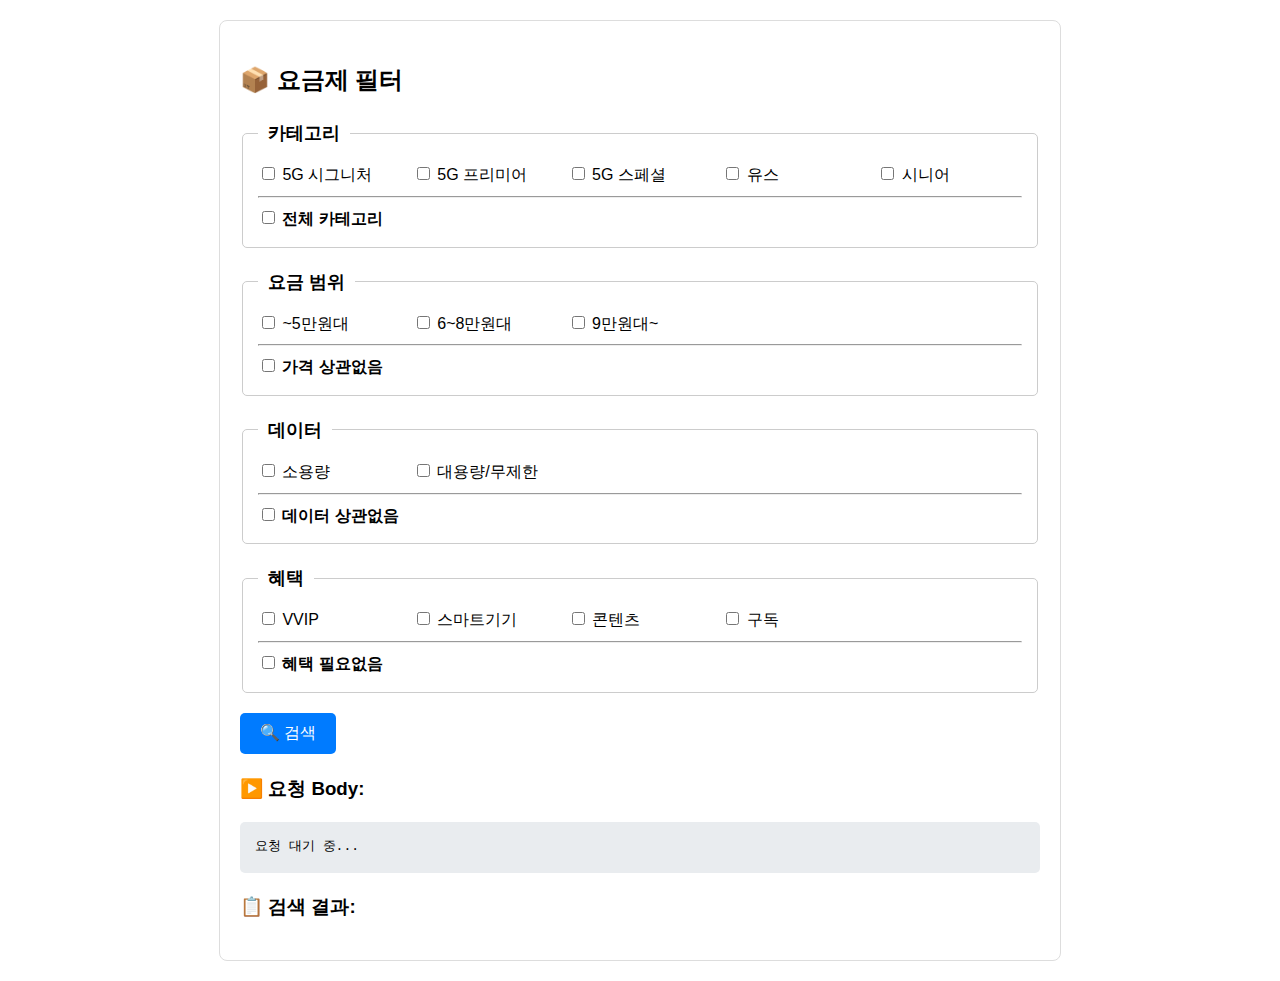
<file: src/main/resources/static/filter-test.html>
<!DOCTYPE html>
<html lang="ko">
<head>
    <meta charset="UTF-8">
    <title>요금제 필터 테스트</title>
    <script src="https://code.jquery.com/jquery-3.6.0.min.js"></script>
    <style>
        body { font-family: -apple-system, BlinkMacSystemFont, "Segoe UI", Roboto, "Helvetica Neue", Arial, sans-serif; line-height: 1.6; }
        .container { max-width: 800px; margin: 20px auto; padding: 20px; border: 1px solid #ddd; border-radius: 8px; }
        fieldset { border: 1px solid #ccc; border-radius: 5px; margin-bottom: 20px; padding: 15px; }
        legend { font-weight: bold; font-size: 1.1em; padding: 0 10px; }
        label { margin-right: 15px; display: inline-block; cursor: pointer; }
        .grid-container { display: grid; grid-template-columns: repeat(auto-fill, minmax(120px, 1fr)); gap: 10px; }
        button { font-size: 1em; padding: 10px 20px; cursor: pointer; background-color: #007bff; color: white; border: none; border-radius: 5px; }
        button:hover { background-color: #0056b3; }
        #results-container { margin-top: 20px; }
        #resultList { list-style-type: none; padding-left: 0; }
        #resultList li { background-color: #f8f9fa; border: 1px solid #dee2e6; margin-top: -1px; padding: 12px; }
        pre { background-color: #e9ecef; padding: 15px; border-radius: 5px; white-space: pre-wrap; word-wrap: break-word; }
    </style>
</head>
<body>

<div class="container">
    <h2>📦 요금제 필터</h2>
    <form id="filterForm">
        <fieldset>
            <legend>카테고리</legend>
            <div class="grid-container">
                <label><input type="checkbox" name="category" value="1"> 5G 시그니처</label>
                <label><input type="checkbox" name="category" value="2"> 5G 프리미어</label>
                <label><input type="checkbox" name="category" value="3"> 5G 스페셜</label>
                <label><input type="checkbox" name="category" value="4"> 유스</label>
                <label><input type="checkbox" name="category" value="5"> 시니어</label>
            </div>
            <hr>
            <label><input type="checkbox" id="allCategories"> <strong>전체 카테고리</strong></label>
        </fieldset>

        <fieldset>
            <legend>요금 범위</legend>
            <div class="grid-container">
                <label><input type="checkbox" name="price" value="~5"> ~5만원대</label>
                <label><input type="checkbox" name="price" value="6~8"> 6~8만원대</label>
                <label><input type="checkbox" name="price" value="9~"> 9만원대~</label>
            </div>
            <hr>
            <label><input type="checkbox" id="anyPrice"> <strong>가격 상관없음</strong></label>
        </fieldset>

        <fieldset>
            <legend>데이터</legend>
            <div class="grid-container">
                <label><input type="checkbox" name="data" value="small"> 소용량</label>
                <label><input type="checkbox" name="data" value="large"> 대용량/무제한</label>
            </div>
            <hr>
            <label><input type="checkbox" id="anyData"> <strong>데이터 상관없음</strong></label>
        </fieldset>

        <fieldset>
            <legend>혜택</legend>
            <div class="grid-container">
                <label><input type="checkbox" name="benefit" value="3"> VVIP</label>
                <label><input type="checkbox" name="benefit" value="6"> 스마트기기</label>
                <label><input type="checkbox" name="benefit" value="7"> 콘텐츠</label>
                <label><input type="checkbox" name="benefit" value="8"> 구독</label>
            </div>
            <hr>
            <label><input type="checkbox" id="noBenefits"> <strong>혜택 필요없음</strong></label>
        </fieldset>

        <button type="button" onclick="submitFilter()">🔍 검색</button>
    </form>

    <div id="results-container">
        <h3>▶️ 요청 Body:</h3>
        <pre id="requestBodyPreview">요청 대기 중...</pre>
        <h3>📋 검색 결과:</h3>
        <ul id="resultList"></ul>
    </div>
</div>

<script>
    // '전체' 또는 '상관없음' 선택 시 다른 옵션 제어
    $(document).ready(function() {
        $('#allCategories').change(function() {
            $('input[name="category"]').prop('disabled', this.checked);
        });
        $('#anyPrice').change(function() {
            $('input[name="price"]').prop('disabled', this.checked);
        });
        $('#anyData').change(function() {
            $('input[name="data"]').prop('disabled', this.checked);
        });
        $('#noBenefits').change(function() {
            $('input[name="benefit"]').prop('disabled', this.checked);
        });
    });

    function submitFilter() {
        const requestBody = {
            categoryIds: [],
            allCategoriesSelected: $('#allCategories').is(':checked'),
            priceRanges: [],
            anyPriceSelected: $('#anyPrice').is(':checked'),
            dataOptions: [],
            anyDataSelected: $('#anyData').is(':checked'),
            benefitIds: [],
            noBenefitsSelected: $('#noBenefits').is(':checked')
        };

        // 카테고리 ID 수집
        if (!requestBody.allCategoriesSelected) {
            $('input[name="category"]:checked').each(function() {
                requestBody.categoryIds.push(parseInt($(this).val()));
            });
        }

        // 가격 범위 수집
        if (!requestBody.anyPriceSelected) {
            $('input[name="price"]:checked').each(function() {
                requestBody.priceRanges.push($(this).val());
            });
        }

        // 데이터 옵션 수집
        if (!requestBody.anyDataSelected) {
            $('input[name="data"]:checked').each(function() {
                requestBody.dataOptions.push($(this).val());
            });
        }

        // 혜택 ID 수집
        if (!requestBody.noBenefitsSelected) {
            $('input[name="benefit"]:checked').each(function() {
                requestBody.benefitIds.push(parseInt($(this).val()));
            });
        }

        // 요청 Body를 화면에 표시
        $('#requestBodyPreview').text(JSON.stringify(requestBody, null, 2));

        // AJAX 요청
        $.ajax({
            url: 'http://localhost:8084/plan/filter',
            type: 'POST',
            contentType: 'application/json',
            data: JSON.stringify(requestBody),
            success: function(response) {
                const resultList = $('#resultList');
                resultList.empty();
                if (!response || response.length === 0) {
                    resultList.append('<li>조건에 맞는 요금제가 없습니다.</li>');
                    return;
                }
                response.forEach(plan => {
                    const fee = plan.monthlyFee ? plan.monthlyFee.toLocaleString() : 'N/A';
                    const category = plan.categoryName ? ` (${plan.categoryName})` : '';
                    resultList.append(`<li>${plan.planName}${category} - ${fee}원</li>`);
                });
            },
            error: function(xhr) {
                const resultList = $('#resultList');
                resultList.empty();
                resultList.append(`<li>오류가 발생했습니다: ${xhr.status} ${xhr.statusText}</li>`);
                console.error("Error:", xhr.responseText);
            }
        });
    }
</script>

</body>
</html>
</file>
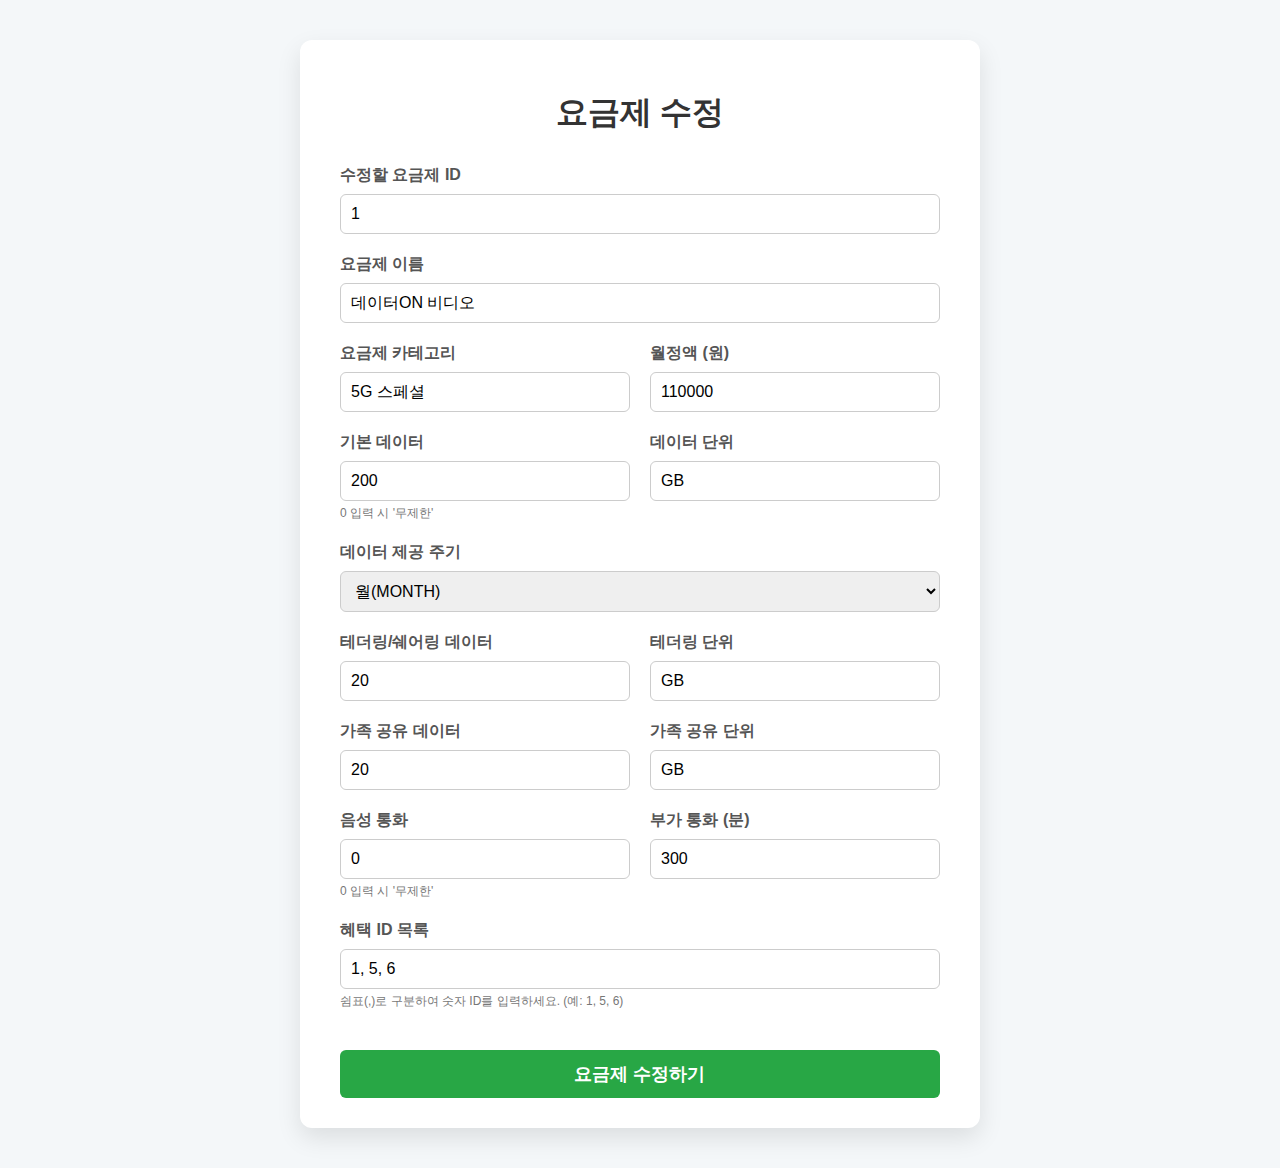
<file: src/main/resources/static/update-plan.html>
<!DOCTYPE html>
<html lang="ko">
<head>
    <meta charset="UTF-8">
    <meta name="viewport" content="width=device-width, initial-scale=1.0">
    <title>요금제 수정 테스트</title>
    <style>
        body {
            font-family: -apple-system, BlinkMacSystemFont, "Segoe UI", Roboto, Oxygen-Sans, Ubuntu, Cantarell, "Helvetica Neue", sans-serif;
            display: flex;
            justify-content: center;
            align-items: flex-start;
            background-color: #f4f7f9;
            padding: 40px 20px;
            min-height: 100vh;
            margin: 0;
        }
        .container {
            background-color: #ffffff;
            padding: 30px 40px;
            border-radius: 12px;
            box-shadow: 0 10px 25px rgba(0, 0, 0, 0.1);
            width: 100%;
            max-width: 600px;
        }
        h1 {
            text-align: center;
            color: #333;
            margin-bottom: 30px;
        }
        .form-grid {
            display: grid;
            grid-template-columns: 1fr 1fr;
            gap: 20px;
        }
        .form-group {
            display: flex;
            flex-direction: column;
        }
        .full-width {
            grid-column: 1 / -1;
        }
        label {
            margin-bottom: 8px;
            font-weight: 600;
            color: #555;
        }
        input, select {
            padding: 10px;
            border: 1px solid #ccc;
            border-radius: 6px;
            font-size: 16px;
            transition: border-color 0.2s;
        }
        input:focus, select:focus {
            outline: none;
            border-color: #007bff;
        }
        .submit-btn {
            grid-column: 1 / -1;
            padding: 12px 20px;
            border: none;
            border-radius: 6px;
            background-color: #28a745; /* 수정 버튼 색상 변경 */
            color: white;
            font-size: 18px;
            font-weight: 600;
            cursor: pointer;
            transition: background-color 0.2s;
            margin-top: 20px;
        }
        .submit-btn:hover {
            background-color: #218838;
        }
        #response {
            margin-top: 25px;
            padding: 15px;
            border-radius: 6px;
            text-align: center;
            font-weight: 500;
            display: none; /* Initially hidden */
        }
        .response-success {
            background-color: #d4edda;
            color: #155724;
            border: 1px solid #c3e6cb;
        }
        .response-error {
            background-color: #f8d7da;
            color: #721c24;
            border: 1px solid #f5c6cb;
        }
        small {
            color: #777;
            font-size: 12px;
            margin-top: 4px;
        }
    </style>
</head>
<body>

<div class="container">
    <h1>요금제 수정</h1>
    <form id="plan-form">
        <div class="form-grid">
            <div class="form-group full-width">
                <label for="planId">수정할 요금제 ID</label>
                <input type="number" id="planId" name="planId" value="1" required>
            </div>
            <div class="form-group full-width">
                <label for="planName">요금제 이름</label>
                <input type="text" id="planName" name="planName" value="데이터ON 비디오" required>
            </div>
            <div class="form-group">
                <label for="planCategory">요금제 카테고리</label>
                <input type="text" id="planCategory" name="planCategory" value="5G 스페셜" required>
            </div>
            <div class="form-group">
                <label for="monthlyFee">월정액 (원)</label>
                <input type="number" id="monthlyFee" name="monthlyFee" value="110000" required>
            </div>

            <div class="form-group">
                <label for="dataAllowance">기본 데이터</label>
                <input type="number" id="dataAllowance" name="dataAllowance" value="200" required>
                <small>0 입력 시 '무제한'</small>
            </div>
            <div class="form-group">
                <label for="dataAllowanceUnit">데이터 단위</label>
                <input type="text" id="dataAllowanceUnit" name="dataAllowanceUnit" value="GB" required>
            </div>
            <div class="form-group full-width">
                <label for="dataPeriod">데이터 제공 주기</label>
                <select id="dataPeriod" name="dataPeriod" required>
                    <option value="MONTH" selected>월(MONTH)</option>
                    <option value="DAY">일(DAY)</option>
                </select>
            </div>

            <div class="form-group">
                <label for="tetheringDataAmount">테더링/쉐어링 데이터</label>
                <input type="number" id="tetheringDataAmount" name="tetheringDataAmount" value="20">
            </div>
            <div class="form-group">
                <label for="tetheringDataUnit">테더링 단위</label>
                <input type="text" id="tetheringDataUnit" name="tetheringDataUnit" value="GB">
            </div>
            <div class="form-group">
                <label for="familyDataAmount">가족 공유 데이터</label>
                <input type="number" id="familyDataAmount" name="familyDataAmount" value="20">
            </div>
            <div class="form-group">
                <label for="familyDataUnit">가족 공유 단위</label>
                <input type="text" id="familyDataUnit" name="familyDataUnit" value="GB">
            </div>

            <div class="form-group">
                <label for="voiceAllowance">음성 통화</label>
                <input type="number" id="voiceAllowance" name="voiceAllowance" value="0">
                <small>0 입력 시 '무제한'</small>
            </div>
            <div class="form-group">
                <label for="additionalCallAllowance">부가 통화 (분)</label>
                <input type="number" id="additionalCallAllowance" name="additionalCallAllowance" value="300">
            </div>

            <div class="form-group full-width">
                <label for="benefitIdList">혜택 ID 목록</label>
                <input type="text" id="benefitIdList" name="benefitIdList" value="1, 5, 6">
                <small>쉼표(,)로 구분하여 숫자 ID를 입력하세요. (예: 1, 5, 6)</small>
            </div>

            <button type="submit" class="submit-btn">요금제 수정하기</button>
        </div>
    </form>

    <div id="response"></div>

</div>

<script>
    document.getElementById('plan-form').addEventListener('submit', function(event) {
        event.preventDefault();

        const form = event.target;
        const responseDiv = document.getElementById('response');

        // 수정할 요금제 ID 가져오기
        const planId = form.planId.value;
        if (!planId) {
            alert('수정할 요금제 ID를 입력해주세요.');
            return;
        }

        const planData = {
            planName: form.planName.value,
            planCategory: form.planCategory.value,
            monthlyFee: parseInt(form.monthlyFee.value, 10),

            dataAllowance: parseInt(form.dataAllowance.value, 10),
            dataAllowanceUnit: form.dataAllowanceUnit.value,
            dataPeriod: form.dataPeriod.value,

            tetheringDataAmount: parseInt(form.tetheringDataAmount.value, 10) || 0,
            tetheringDataUnit: form.tetheringDataUnit.value,
            familyDataAmount: parseInt(form.familyDataAmount.value, 10) || 0,
            familyDataUnit: form.familyDataUnit.value,

            voiceAllowance: parseInt(form.voiceAllowance.value, 10),
            additionalCallAllowance: parseInt(form.additionalCallAllowance.value, 10),

            benefitIdList: form.benefitIdList.value
                .split(',')
                .map(id => id.trim())
                .filter(id => id)
                .map(id => parseInt(id, 10))
        };

        console.log(`Sending JSON data to /api/plans/${planId}:`, JSON.stringify(planData, null, 2));

        // fetch API를 사용하여 서버에 PUT 요청 전송
        fetch(`/api/plans/${planId}`, {
            method: 'PUT', // 메서드를 PUT으로 변경
            headers: {
                'Content-Type': 'application/json',
            },
            body: JSON.stringify(planData),
        })
            .then(async response => {
                const responseText = await response.text();
                if (!response.ok) {
                    throw new Error(responseText || `HTTP error! status: ${response.status}`);
                }
                return responseText;
            })
            .then(data => {
                responseDiv.textContent = '수정 성공: ' + data;
                responseDiv.className = 'response-success';
                responseDiv.style.display = 'block';
            })
            .catch(error => {
                responseDiv.textContent = '오류 발생: ' + error.message;
                responseDiv.className = 'response-error';
                responseDiv.style.display = 'block';
            });
    });
</script>

</body>
</html>
</file>
